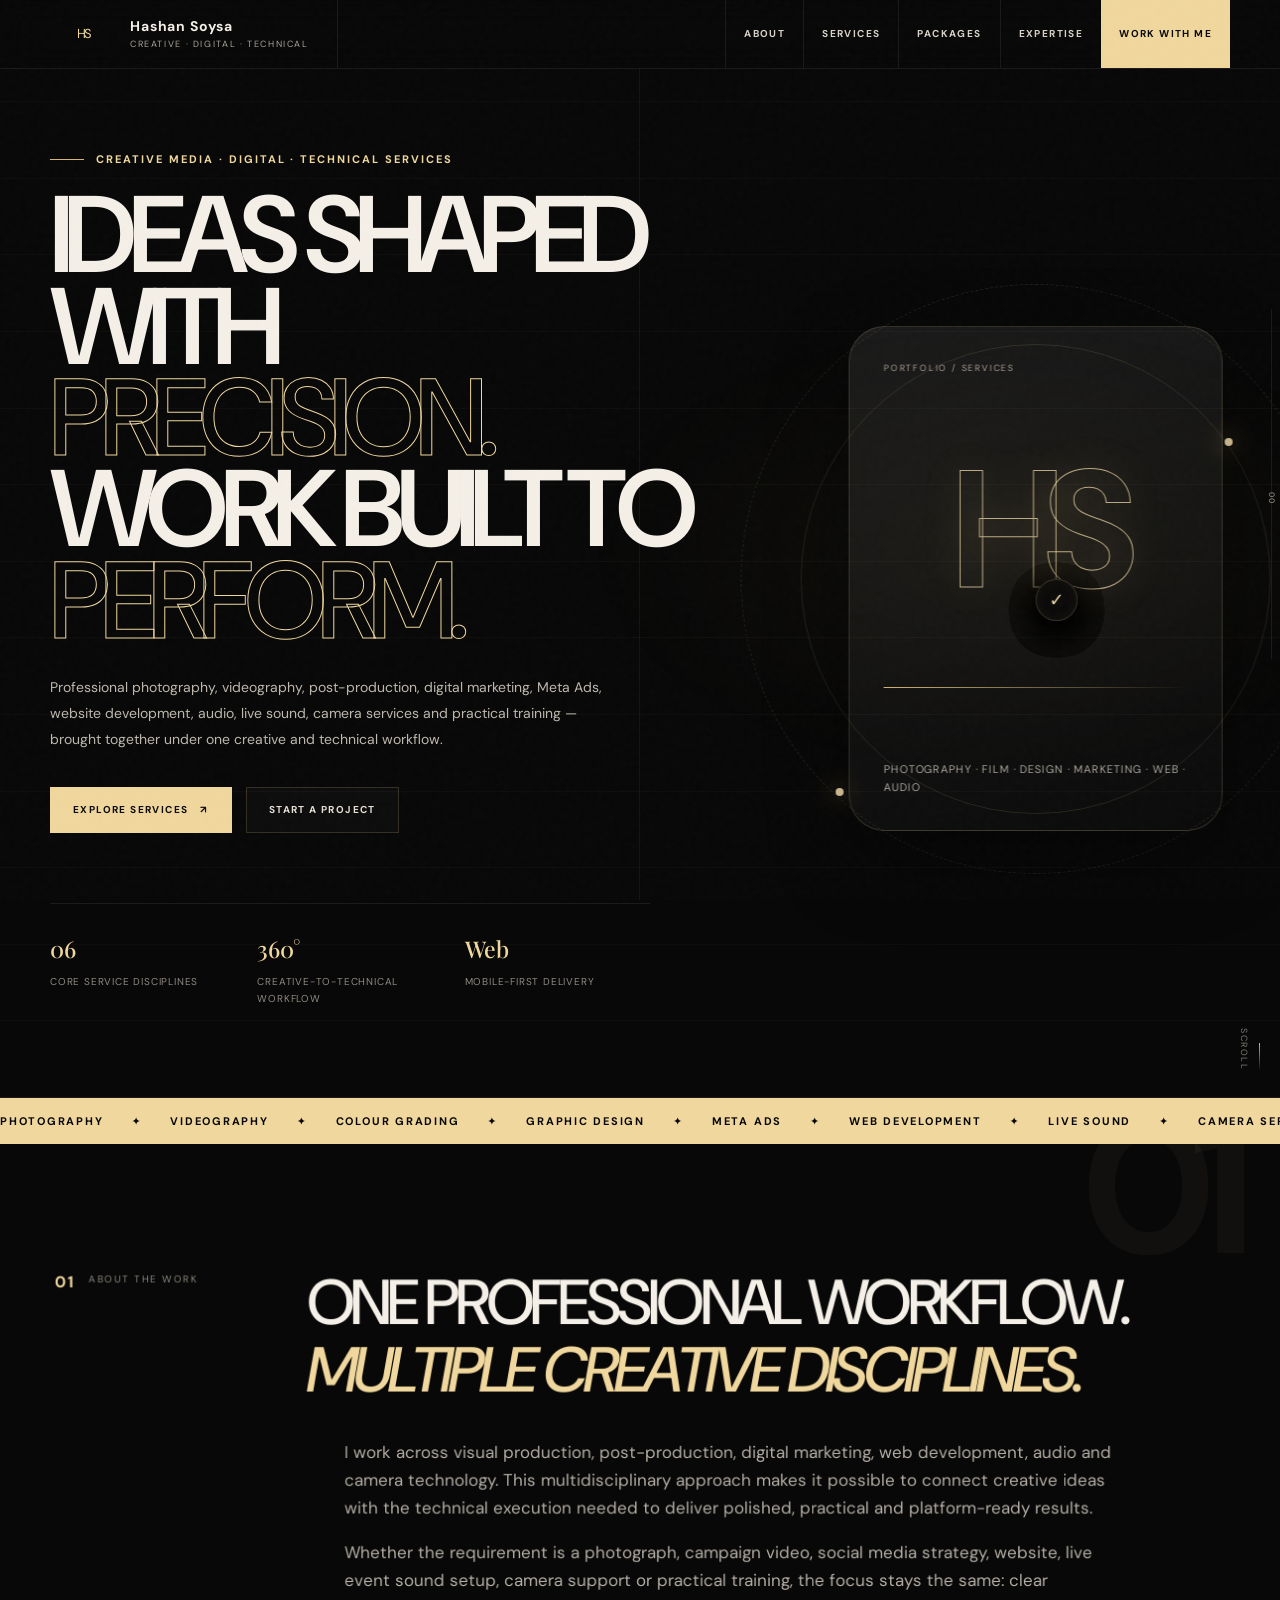
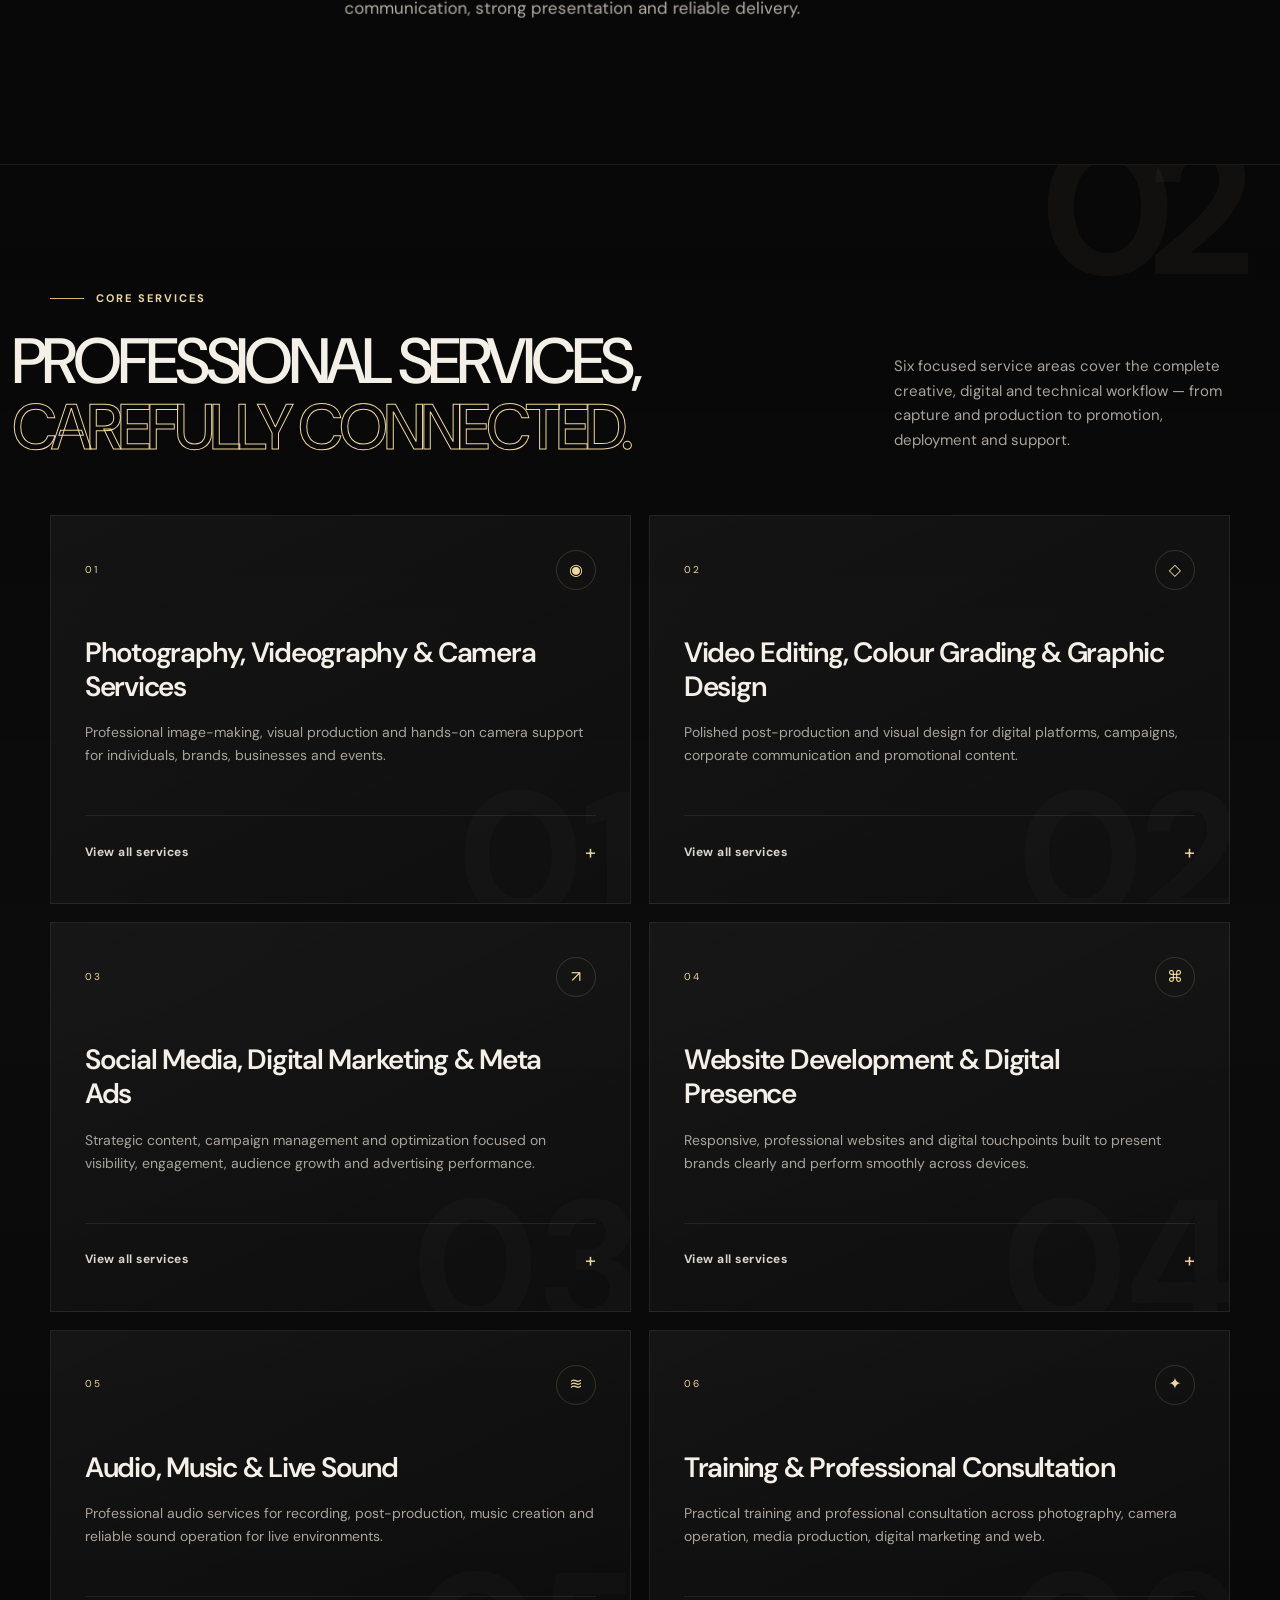
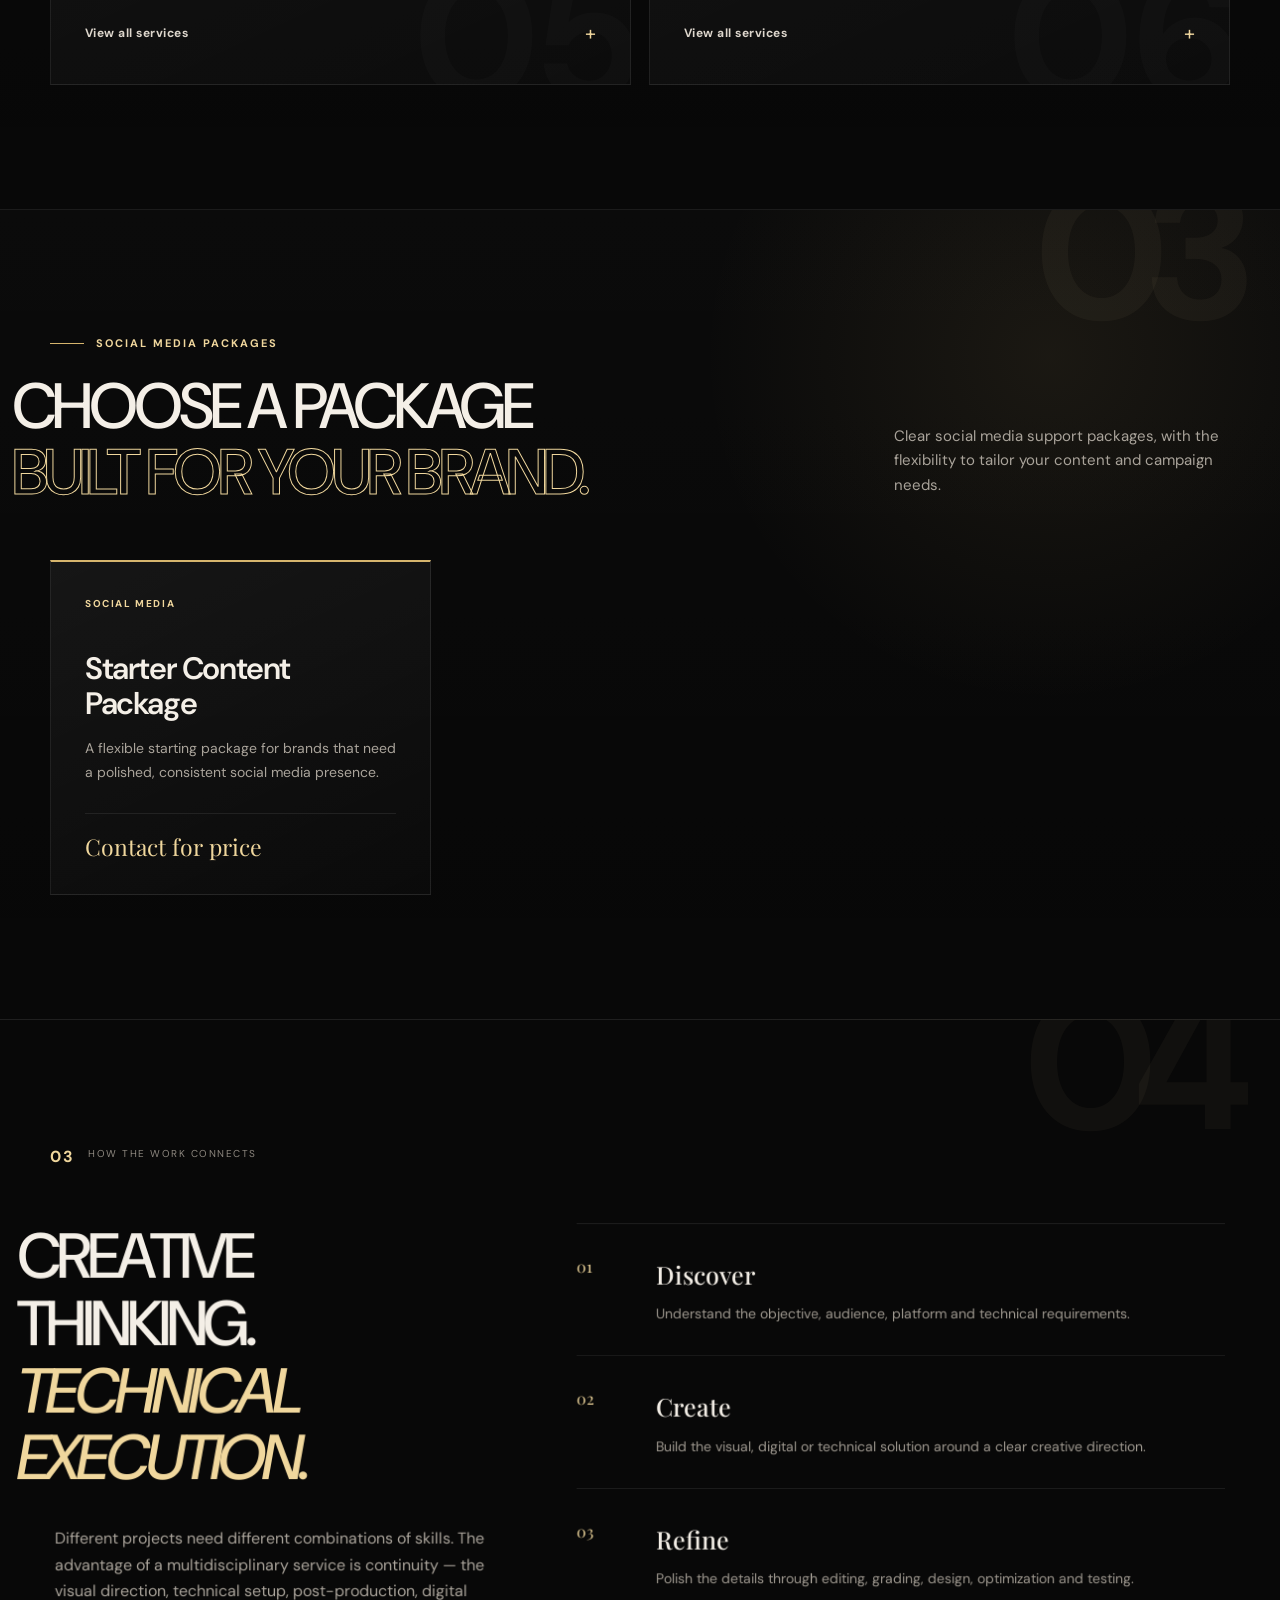
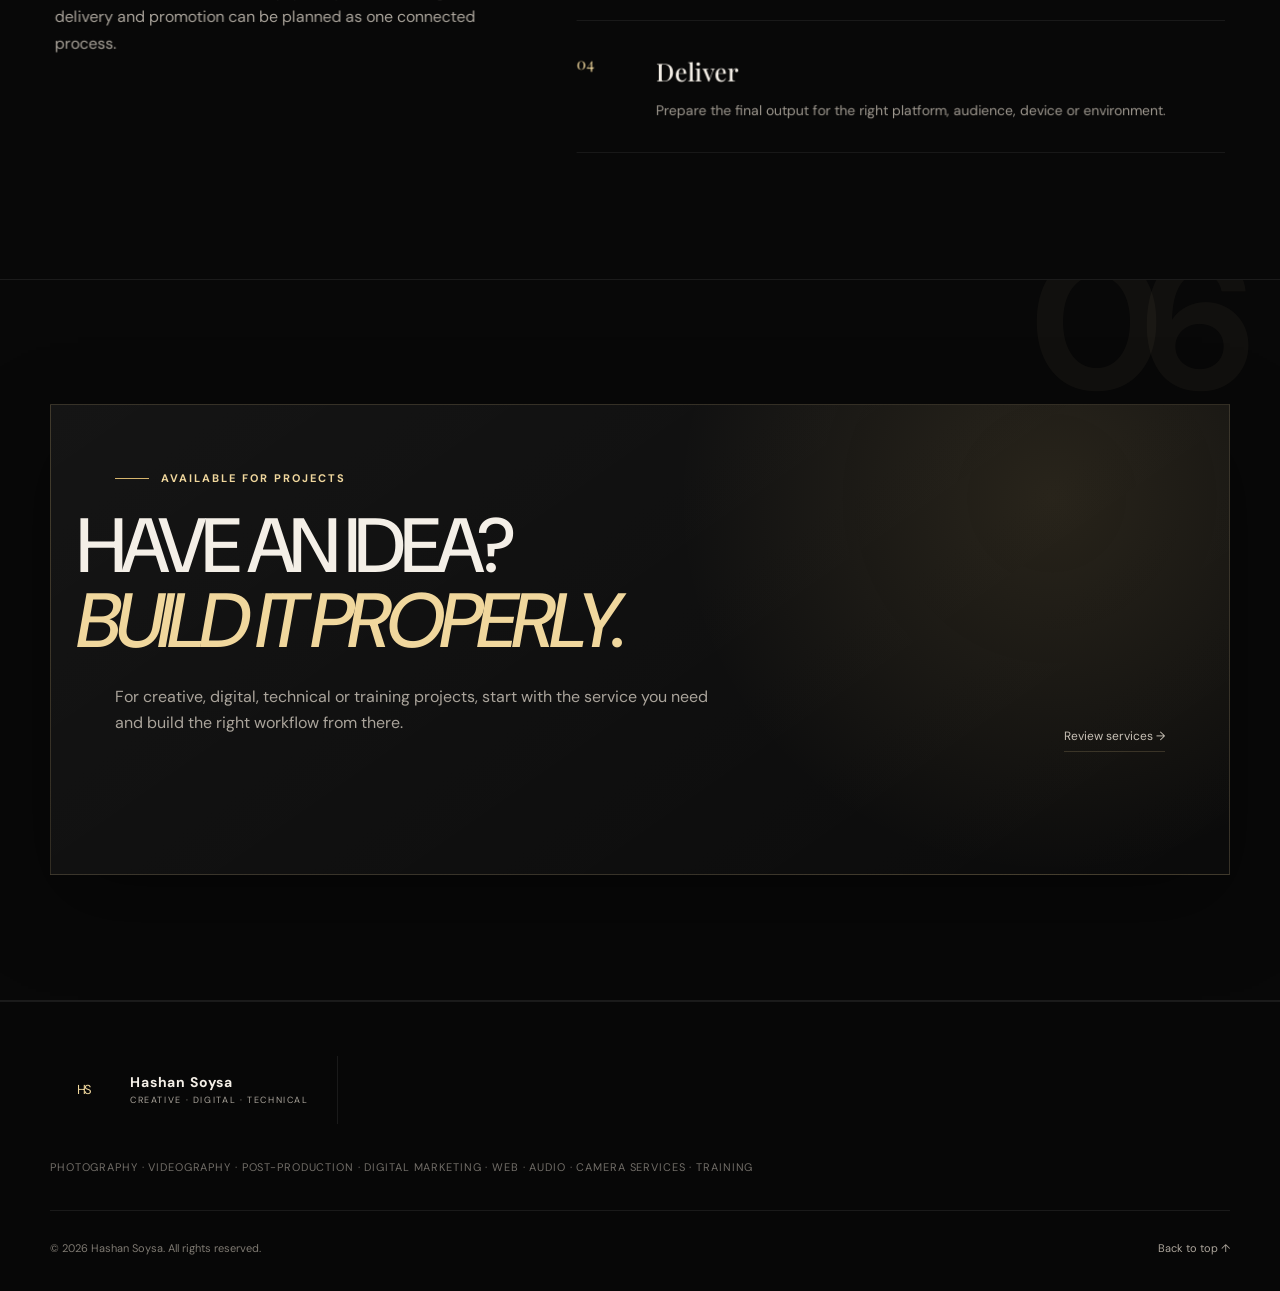
<file: index.html>
<!doctype html>
<html lang="en">
<head>
  <meta charset="utf-8">
  <meta name="viewport" content="width=device-width, initial-scale=1">
  <meta name="theme-color" content="#0a0a0a">
  <meta name="color-scheme" content="dark">

  <title>Hashan Soysa | Photography, Videography, Digital Marketing, Web & Audio Services</title>
  <meta name="description" content="Hashan Soysa provides professional photography, videography, video editing, colour grading, graphic design, social media marketing, Meta Ads management, website development, audio, live sound, camera rental and repair, training and creative consultation services.">
  <meta name="keywords" content="Hashan Soysa, photographer, videographer, cinematographer, video editor, colour grading, graphic designer, social media marketing, digital marketing, Meta Ads management, website developer, audio recordist, live sound engineer, camera rental, camera repair, photography training, Maldives, Sri Lanka">
  <meta name="author" content="Hashan Soysa">
  <meta name="robots" content="index, follow, max-image-preview:large, max-snippet:-1, max-video-preview:-1">
  <link rel="canonical" href="https://hashansoysa92-commits.github.io/HashanSoysa/">

  <meta property="og:type" content="website">
  <meta property="og:site_name" content="Hashan Soysa">
  <meta property="og:title" content="Hashan Soysa | Creative Media, Digital & Technical Services">
  <meta property="og:description" content="Photography, videography, post-production, digital marketing, Meta Ads, website development, audio, live sound, camera services and professional training.">  <meta property="og:url" content="https://hashansoysa92-commits.github.io/HashanSoysa/">
  <meta property="og:image" content="https://hashansoysa92-commits.github.io/HashanSoysa/assets/hashan-portrait-gold.png?v=20260929">
  <meta property="og:image:alt" content="Hashan Soysa">
  <meta name="twitter:card" content="summary_large_image">
  <meta name="twitter:title" content="Hashan Soysa | Creative Media, Digital & Technical Services">
  <meta name="twitter:description" content="Professional creative, digital and technical services from concept to delivery.">  <meta name="twitter:image" content="https://hashansoysa92-commits.github.io/HashanSoysa/assets/hashan-portrait-gold.png?v=20260929">

  <link rel="icon" href="assets/favicon.svg" type="image/svg+xml">
  <link rel="manifest" href="site.webmanifest">
  <link rel="preconnect" href="https://fonts.googleapis.com">
  <link rel="preconnect" href="https://fonts.gstatic.com" crossorigin>
  <link href="https://fonts.googleapis.com/css2?family=DM+Sans:wght@400;500;600;700&family=Playfair+Display:wght@500;600;700&display=swap" rel="stylesheet">
  <link rel="stylesheet" href="assets/styles.css?v=20261103.6">

  <script type="application/ld+json">
  {
    "@context": "https://schema.org",
    "@graph": [
      {
        "@type": "Person",
        "@id": "https://hashansoysa92-commits.github.io/HashanSoysa/#person",
        "name": "Hashan Soysa",
        "url": "https://hashansoysa92-commits.github.io/HashanSoysa/",        "image": "https://hashansoysa92-commits.github.io/HashanSoysa/assets/hashan-portrait-gold.png?v=20260929",
        "sameAs": ["https://github.com/hashansoysa92-commits"],
        "jobTitle": "Creative Media, Digital & Technical Professional",
        "knowsAbout": [
          "Photography", "Videography", "Cinematography", "Video Editing", "Colour Grading",
          "Graphic Design", "Social Media Marketing", "Digital Marketing", "Meta Ads Management",
          "Website Development", "Audio Recording", "Live Sound Engineering", "Camera Service",
          "Camera Repair", "Photography Training"
        ]
      },
      {
        "@type": "WebSite",
        "@id": "https://hashansoysa92-commits.github.io/HashanSoysa/#website",
        "url": "https://hashansoysa92-commits.github.io/HashanSoysa/",
        "name": "Hashan Soysa — Professional Services",
        "description": "Creative media, digital marketing, web, audio, camera and training services.",
        "inLanguage": "en",
        "publisher": {"@id": "https://hashansoysa92-commits.github.io/HashanSoysa/#person"}
      },
      {
        "@type": "ItemList",
        "name": "Hashan Soysa Professional Services",
        "itemListElement": [
          {"@type":"ListItem","position":1,"name":"Photography, Videography & Camera Services"},
          {"@type":"ListItem","position":2,"name":"Video Editing, Colour Grading & Graphic Design"},
          {"@type":"ListItem","position":3,"name":"Social Media, Digital Marketing & Meta Ads"},
          {"@type":"ListItem","position":4,"name":"Website Development & Digital Presence"},
          {"@type":"ListItem","position":5,"name":"Audio, Music & Live Sound"},
          {"@type":"ListItem","position":6,"name":"Training & Professional Consultation"}
        ]
      }
    ]
  }
  </script>
</head>
<body>
  <a class="skip-link" href="#main">Skip to content</a>
  <div class="gold-dust-breeze" aria-hidden="true"></div>
  <div class="noise" aria-hidden="true"></div>
  <div class="ambient ambient-one" aria-hidden="true"></div>
  <div class="ambient ambient-two" aria-hidden="true"></div>

  <header class="site-header" id="top">
    <div class="container nav-wrap">
      <a class="brand" href="#top" aria-label="Hashan Soysa home">
        <span class="brand-mark">HS</span>
        <span class="brand-copy"><strong>Hashan Soysa</strong><small>Creative · Digital · Technical</small></span>
      </a>
      <button class="menu-toggle" type="button" aria-expanded="false" aria-controls="site-nav" aria-label="Open menu">
        <span></span><span></span>
      </button>
      <nav class="site-nav" id="site-nav" aria-label="Primary navigation">
        <a href="#about">About</a>
        <a href="#services">Services</a>
        <a href="#packages">Packages</a>
        <a href="#expertise">Expertise</a>
        <a href="#contact" class="nav-cta">Work With Me</a>
      </nav>
    </div>
  </header>

  <main id="main">
    <section class="hero section-pad">
      <div class="container hero-grid">
        <div class="hero-copy reveal">
          <p class="eyebrow"><span></span> Creative Media · Digital · Technical Services</p>
          <h1>Ideas shaped with <em>precision.</em><br>Work built to <em>perform.</em></h1>
          <p class="hero-lead">Professional photography, videography, post-production, digital marketing, Meta Ads, website development, audio, live sound, camera services and practical training — brought together under one creative and technical workflow.</p>
          <div class="hero-actions">
            <a class="btn btn-primary magnetic" href="#services">Explore Services <span aria-hidden="true">↗</span></a>
            <a class="btn btn-ghost" href="#contact">Start a Project</a>
          </div>
          <div class="hero-meta" aria-label="Service highlights">
            <div><strong>06</strong><span>Core service disciplines</span></div>
            <div><strong>360°</strong><span>Creative-to-technical workflow</span></div>
            <div><strong>Web</strong><span>Mobile-first delivery</span></div>
          </div>
        </div>

        <div class="hero-art" aria-hidden="true">
          <div class="orbit orbit-a"></div>
          <div class="orbit orbit-b"></div>
          <div class="flip-card">
            <div class="monogram-card tilt-card">
              <div class="card-face card-front">
                <span class="micro-label">Portfolio / Services</span>
                <div class="monogram">HS</div>
                <div class="card-rule"></div>
                <p>Photography · Film · Design · Marketing · Web · Audio</p>
              </div>
              <div class="card-face card-back">
                <span class="micro-label">Hashan Soysa</span>
                <img class="portrait-line-art" src="assets/hashan-portrait-gold.png" alt="Gold line-art portrait of Hashan Soysa" loading="eager" fetchpriority="high">
                <span class="portrait-caption">Creative · Digital · Technical</span>
              </div>
            </div>
          </div>
          <div class="service-orbit" aria-label="Digital marketing service icons">
            <span class="orbit-icon icon-1 orbit-text" title="Paid Ads" aria-label="Paid Ads"><span class="orbit-glyph">AD</span></span>
            <span class="orbit-icon icon-2" title="Video Content" aria-label="Video Content"><span class="orbit-glyph">▶</span></span>
            <span class="orbit-icon icon-3" title="Content Creation" aria-label="Content Creation"><span class="orbit-glyph">▣</span></span>
            <span class="orbit-icon icon-4" title="SEO & Hashtags" aria-label="SEO and Hashtags"><span class="orbit-glyph">#</span></span>
            <span class="orbit-icon icon-5" title="Analytics" aria-label="Analytics"><span class="orbit-glyph">↗</span></span>
            <span class="orbit-icon icon-6 orbit-code" title="Web Marketing" aria-label="Web Marketing"><span class="orbit-glyph">&lt;/&gt;</span></span>
            <span class="orbit-icon icon-7" title="Social Engagement" aria-label="Social Engagement"><span class="orbit-glyph">@</span></span>
            <span class="orbit-icon icon-8" title="Campaign Conversion" aria-label="Campaign Conversion"><span class="orbit-glyph">%</span></span>
            <span class="orbit-icon icon-9" title="Creative Design" aria-label="Creative Design"><span class="orbit-glyph">✎</span></span>
            <span class="orbit-icon icon-10" title="Marketing Strategy" aria-label="Marketing Strategy"><span class="orbit-glyph">✓</span></span>
          </div>
        </div>
      </div>
      <a href="#about" class="scroll-cue" aria-label="Scroll to about section"><span></span>Scroll</a>
    </section>

    <section class="marquee" aria-label="Professional capabilities">
      <div class="marquee-track">
        <span>Photography</span><i>✦</i><span>Videography</span><i>✦</i><span>Colour Grading</span><i>✦</i><span>Graphic Design</span><i>✦</i><span>Meta Ads</span><i>✦</i><span>Web Development</span><i>✦</i><span>Live Sound</span><i>✦</i><span>Camera Services</span><i>✦</i>
        <span aria-hidden="true">Photography</span><i aria-hidden="true">✦</i><span aria-hidden="true">Videography</span><i aria-hidden="true">✦</i><span aria-hidden="true">Colour Grading</span><i aria-hidden="true">✦</i><span aria-hidden="true">Graphic Design</span><i aria-hidden="true">✦</i><span aria-hidden="true">Meta Ads</span><i aria-hidden="true">✦</i><span aria-hidden="true">Web Development</span><i aria-hidden="true">✦</i><span aria-hidden="true">Live Sound</span><i aria-hidden="true">✦</i><span aria-hidden="true">Camera Services</span><i aria-hidden="true">✦</i>
      </div>
    </section>

    <section class="about section-pad" id="about">
      <div class="container split-grid">
        <div class="section-kicker reveal"><span>01</span><p>About the work</p></div>
        <div class="about-copy reveal">
          <h2>One professional workflow.<br><span>Multiple creative disciplines.</span></h2>
          <p>I work across visual production, post-production, digital marketing, web development, audio and camera technology. This multidisciplinary approach makes it possible to connect creative ideas with the technical execution needed to deliver polished, practical and platform-ready results.</p>
          <p>Whether the requirement is a photograph, campaign video, social media strategy, website, live event sound setup, camera support or practical training, the focus stays the same: clear communication, strong presentation and reliable delivery.</p>
        </div>
      </div>
    </section>

    <section class="services section-pad" id="services">
      <div class="container">
        <div class="section-head reveal">
          <div><p class="eyebrow"><span></span> Core Services</p><h2>Professional services,<br><em>carefully connected.</em></h2></div>
          <p class="section-intro">Six focused service areas cover the complete creative, digital and technical workflow — from capture and production to promotion, deployment and support.</p>
        </div>

        <div class="service-grid">
          <article class="service-card reveal" data-service="01">
            <div class="service-top"><span class="service-no">01</span><span class="service-icon" aria-hidden="true">◉</span></div>
            <h3>Photography, Videography & Camera Services</h3>
            <p>Professional image-making, visual production and hands-on camera support for individuals, brands, businesses and events.</p>
            <details>
              <summary>View all services <span>+</span></summary>
              <ul>
                <li>Professional Photography</li><li>Portrait Photography</li><li>Corporate Photography</li><li>Product & Commercial Photography</li><li>Event Photography</li><li>Passport & ID Photography</li><li>Professional Videography</li><li>Cinematography</li><li>Corporate & Promotional Video Production</li><li>Event Videography</li><li>Interviews</li><li>Social Media Video Production</li><li>Reels, Shorts & YouTube Content</li><li>Camera Operation</li><li>Lighting Setup</li><li>Visual Storytelling</li><li>Camera Rental</li><li>Photography & Videography Equipment Rental</li><li>Camera Inspection</li><li>Camera Service</li><li>Camera Repair</li><li>Camera Maintenance</li><li>Camera Testing & Troubleshooting</li><li>Camera Setup Assistance</li>
              </ul>
            </details>
          </article>

          <article class="service-card reveal" data-service="02">
            <div class="service-top"><span class="service-no">02</span><span class="service-icon" aria-hidden="true">◇</span></div>
            <h3>Video Editing, Colour Grading & Graphic Design</h3>
            <p>Polished post-production and visual design for digital platforms, campaigns, corporate communication and promotional content.</p>
            <details>
              <summary>View all services <span>+</span></summary>
              <ul>
                <li>Professional Video Editing</li><li>Cinematic Video Editing</li><li>Colour Correction</li><li>Colour Grading</li><li>Audio Synchronization</li><li>Social Media Video Editing</li><li>Reels & Short-Form Video Editing</li><li>YouTube Video Editing</li><li>Promotional Video Editing</li><li>Graphic Design</li><li>Social Media Post Design</li><li>Promotional Posters</li><li>Flyers & Brochures</li><li>Digital Advertising Creatives</li><li>YouTube Thumbnails</li><li>Corporate & Promotional Graphics</li>
              </ul>
            </details>
          </article>

          <article class="service-card reveal" data-service="03">
            <div class="service-top"><span class="service-no">03</span><span class="service-icon" aria-hidden="true">↗</span></div>
            <h3>Social Media, Digital Marketing & Meta Ads</h3>
            <p>Strategic content, campaign management and optimization focused on visibility, engagement, audience growth and advertising performance.</p>
            <details>
              <summary>View all services <span>+</span></summary>
              <ul>
                <li>Social Media Marketing</li><li>Social Media Management</li><li>Facebook Content Management</li><li>Instagram Content Management</li><li>TikTok Content Creation</li><li>YouTube Content Creation</li><li>Social Media Content Planning</li><li>Digital Marketing</li><li>Brand Promotion</li><li>Meta Ads Management</li><li>Facebook Advertising</li><li>Instagram Advertising</li><li>Meta Campaign Setup</li><li>Audience Targeting</li><li>Ad Creative Planning</li><li>Campaign Monitoring</li><li>Campaign Optimization</li><li>Promotional Campaign Content</li><li>SEO-Friendly Content Creation</li><li>Social Media SEO</li><li>YouTube SEO</li><li>Caption Writing</li><li>Video Titles & Descriptions</li><li>Hashtag Research & Optimization</li><li>Creative Content Planning</li>
              </ul>
            </details>
          </article>

          <article class="service-card reveal" data-service="04">
            <div class="service-top"><span class="service-no">04</span><span class="service-icon" aria-hidden="true">⌘</span></div>
            <h3>Website Development & Digital Presence</h3>
            <p>Responsive, professional websites and digital touchpoints built to present brands clearly and perform smoothly across devices.</p>
            <details>
              <summary>View all services <span>+</span></summary>
              <ul>
                <li>Website Design & Development</li><li>Business Websites</li><li>Corporate Websites</li><li>Personal Portfolio Websites</li><li>Promotional Websites</li><li>Landing Pages</li><li>Mobile-Responsive Website Design</li><li>Website UI Design</li><li>Website Content Integration</li><li>Admin-Controlled Websites</li><li>Website Updates & Maintenance</li><li>Website Deployment</li><li>GitHub Pages Websites</li><li>Social Media Integration</li><li>Google Maps & Review Integration</li><li>Basic Website SEO</li><li>SEO-Friendly Website Structure</li><li>Website Content Management</li>
              </ul>
            </details>
          </article>

          <article class="service-card reveal" data-service="05">
            <div class="service-top"><span class="service-no">05</span><span class="service-icon" aria-hidden="true">≋</span></div>
            <h3>Audio, Music & Live Sound</h3>
            <p>Professional audio services for recording, post-production, music creation and reliable sound operation for live environments.</p>
            <details>
              <summary>View all services <span>+</span></summary>
              <ul>
                <li>Professional Audio Recording</li><li>Location Audio Recording</li><li>Audio Editing</li><li>Audio Cleanup</li><li>Audio Mixing</li><li>Video Audio Post-Production</li><li>Live Sound Engineering</li><li>FOH Sound Mixing</li><li>Live Event Audio Operation</li><li>Mixing Console Operation</li><li>Microphone & Sound System Setup</li><li>Sound Checks</li><li>Technical Audio Support</li><li>Meditation Music Creation</li><li>Background & Ambient Music Creation</li><li>Music Production</li>
              </ul>
            </details>
          </article>

          <article class="service-card reveal" data-service="06">
            <div class="service-top"><span class="service-no">06</span><span class="service-icon" aria-hidden="true">✦</span></div>
            <h3>Training & Professional Consultation</h3>
            <p>Practical training and professional consultation across photography, camera operation, media production, digital marketing and web.</p>
            <details>
              <summary>View all services <span>+</span></summary>
              <ul>
                <li>Photography Training</li><li>Camera Operation Training</li><li>Camera Usage Training</li><li>DSLR & Mirrorless Camera Training</li><li>Practical Photography Training</li><li>Videography Training</li><li>Lighting Setup Guidance</li><li>Camera Settings & Exposure Training</li><li>Camera Service & Maintenance Guidance</li><li>Photography & Videography Consultation</li><li>Camera & Equipment Consultation</li><li>Social Media & Digital Marketing Consultation</li><li>Website Consultation</li><li>Creative Media Consultation</li>
              </ul>
            </details>
          </article>
        </div>
      </div>
    </section>

    <section class="social-packages section-pad" id="packages">
      <div class="container">
        <div class="section-head reveal">
          <div><p class="eyebrow"><span></span> Social Media Packages</p><h2>Choose a package<br><em>built for your brand.</em></h2></div>
          <p class="section-intro">Clear social media support packages, with the flexibility to tailor your content and campaign needs.</p>
        </div>
        <div id="packageGrid" class="package-grid">
          <article class="package-card reveal"><p class="package-kicker">Social Media</p><h3>Starter Content Package</h3><p class="package-description">A flexible starting package for brands that need a polished, consistent social media presence.</p><p class="package-price">Contact for price</p></article>
        </div>
      </div>
    </section>

    <section class="expertise section-pad" id="expertise">
      <div class="container">
        <div class="section-kicker reveal"><span>03</span><p>How the work connects</p></div>
        <div class="expertise-grid">
          <div class="expertise-copy reveal">
            <h2>Creative thinking.<br><span>Technical execution.</span></h2>
            <p>Different projects need different combinations of skills. The advantage of a multidisciplinary service is continuity — the visual direction, technical setup, post-production, digital delivery and promotion can be planned as one connected process.</p>
          </div>
          <div class="process-list">
            <div class="process-item reveal"><span>01</span><div><h3>Discover</h3><p>Understand the objective, audience, platform and technical requirements.</p></div></div>
            <div class="process-item reveal"><span>02</span><div><h3>Create</h3><p>Build the visual, digital or technical solution around a clear creative direction.</p></div></div>
            <div class="process-item reveal"><span>03</span><div><h3>Refine</h3><p>Polish the details through editing, grading, design, optimization and testing.</p></div></div>
            <div class="process-item reveal"><span>04</span><div><h3>Deliver</h3><p>Prepare the final output for the right platform, audience, device or environment.</p></div></div>
          </div>
        </div>
      </div>
    </section>

    <section class="media-section section-pad" id="media" hidden>
      <div class="container">
        <div class="section-head reveal"><div><p class="eyebrow"><span></span> Selected Media</p><h2>Stories, films<br><em>& visual work.</em></h2></div><p class="section-intro">Watch selected videos here, or explore individual photographs and complete photo albums.</p></div>
        <div id="videoGrid" class="media-grid video-grid"></div>
        <div id="photoGrid" class="media-grid photo-grid"></div>
      </div>
    </section>

    <section class="contact section-pad" id="contact">
      <div class="container contact-card reveal">
        <div>
          <p class="eyebrow"><span></span> Available for projects</p>
          <h2>Have an idea?<br><em>Build it properly.</em></h2>
          <p>For creative, digital, technical or training projects, start with the service you need and build the right workflow from there.</p>
        </div>
        <div class="contact-actions">
          <a class="text-link" href="#services">Review services <span aria-hidden="true">→</span></a>
        </div>
        <div class="social-links" aria-label="Social media links">
          <a data-social="facebook" href="#" target="_blank" rel="noopener noreferrer" hidden>Facebook</a><a data-social="instagram" href="#" target="_blank" rel="noopener noreferrer" hidden>Instagram</a><a data-social="tiktok" href="#" target="_blank" rel="noopener noreferrer" hidden>TikTok</a><a data-social="youtube" href="#" target="_blank" rel="noopener noreferrer" hidden>YouTube</a><a data-social="whatsapp" href="#" target="_blank" rel="noopener noreferrer" hidden>WhatsApp</a>
        </div>
      </div>
    </section>
  </main>

  <dialog id="videoDialog" class="video-dialog"><button id="closeVideoDialog" class="dialog-close" aria-label="Close video">×</button><div class="dialog-frame"><iframe id="videoPlayer" title="Video player" allow="autoplay; fullscreen; picture-in-picture" allowfullscreen></iframe></div><div class="dialog-copy"><h3 id="videoDialogTitle"></h3><p id="videoDialogDescription"></p></div></dialog>
  <dialog id="photoDialog" class="video-dialog photo-dialog"><button id="closePhotoDialog" class="dialog-close" aria-label="Close photo viewer">×</button><div class="photo-frame"><img id="photoViewer" alt=""><button id="previousPhoto" class="photo-nav photo-prev" type="button" aria-label="Previous photo">‹</button><button id="nextPhoto" class="photo-nav photo-next" type="button" aria-label="Next photo">›</button><span id="photoCounter" class="photo-counter" aria-live="polite"></span></div><div class="dialog-copy"><h3 id="photoDialogTitle"></h3><p id="photoDialogDescription"></p></div></dialog>

  <footer class="site-footer">
    <div class="container footer-grid">
      <a class="brand footer-brand" href="#top"><span class="brand-mark">HS</span><span class="brand-copy"><strong>Hashan Soysa</strong><small>Creative · Digital · Technical</small></span></a>
      <p>Photography · Videography · Post-Production · Digital Marketing · Web · Audio · Camera Services · Training</p>
      <div class="footer-bottom"><span>© <span id="year"></span> Hashan Soysa. All rights reserved.</span><a href="#top">Back to top ↑</a></div>
    </div>
  </footer>

  <script src="assets/script.js?v=20261103.6" defer></script>
</body>
</html>
</file>
<file: assets/styles.css>
:root{
  --bg:#080808;
  --bg-soft:#0d0d0e;
  --panel:#111112;
  --panel-2:#151515;
  --text:#f4efe7;
  --muted:#aaa49b;
  --gold:#d6b56d;
  --gold-soft:#f0d79d;
  --line:rgba(240,215,157,.17);
  --line-soft:rgba(255,255,255,.08);
  --shadow:0 30px 80px rgba(0,0,0,.38);
  --radius:28px;
  --serif:"Playfair Display",Georgia,serif;
  --sans:"DM Sans",system-ui,-apple-system,BlinkMacSystemFont,"Segoe UI",sans-serif;
}
*{box-sizing:border-box;min-width:0}
html{scroll-behavior:smooth;background:var(--bg)}
body{margin:0;font-family:var(--sans);background:var(--bg);color:var(--text);line-height:1.65;overflow-x:hidden}
a{color:inherit;text-decoration:none}
button,input,textarea{font:inherit}
img{max-width:100%;display:block}
::selection{background:var(--gold);color:#090909}
.container{width:min(1180px,calc(100% - 40px));margin-inline:auto}
.section-pad{padding:124px 0;position:relative}
.skip-link{position:fixed;top:12px;left:12px;z-index:9999;padding:10px 16px;background:var(--gold);color:#080808;border-radius:10px;transform:translateY(-150%);transition:.25s}
.skip-link:focus{transform:translateY(0)}
.noise{position:fixed;inset:0;z-index:999;pointer-events:none;opacity:.025;background-image:url("data:image/svg+xml,%3Csvg viewBox='0 0 180 180' xmlns='http://www.w3.org/2000/svg'%3E%3Cfilter id='n'%3E%3CfeTurbulence type='fractalNoise' baseFrequency='.85' numOctaves='4' stitchTiles='stitch'/%3E%3C/filter%3E%3Crect width='100%25' height='100%25' filter='url(%23n)' opacity='.8'/%3E%3C/svg%3E")}
.gold-dust-breeze{position:fixed;inset:0;z-index:0;overflow:hidden;pointer-events:none}.gold-dust-breeze span{position:absolute;left:var(--dust-left);top:var(--dust-top);width:var(--dust-size);height:var(--dust-size);border-radius:50%;background:radial-gradient(circle,rgba(255,238,183,.98) 0 18%,rgba(222,178,76,.62) 38%,transparent 72%);box-shadow:0 0 calc(var(--dust-size) * 2.8) rgba(224,180,79,.34);opacity:0;will-change:transform,opacity;animation:breezeDust var(--dust-duration) cubic-bezier(.35,.05,.55,.96) var(--dust-delay) infinite}
.site-header,main,.site-footer{position:relative;z-index:1}
.ambient{position:fixed;width:44vw;height:44vw;border-radius:50%;filter:blur(110px);pointer-events:none;z-index:-1;opacity:.13}
.ambient-one{top:-20vw;right:-10vw;background:#d1aa58}
.ambient-two{bottom:-18vw;left:-18vw;background:#73552b}
.site-header{position:fixed;inset:0 0 auto;z-index:100;padding:18px 0;transition:background .3s,border .3s,backdrop-filter .3s}
.site-header.scrolled{background:rgba(8,8,8,.78);backdrop-filter:blur(18px);border-bottom:1px solid var(--line-soft)}
.nav-wrap{display:flex;align-items:center;justify-content:space-between;gap:24px}
.brand{display:inline-flex;align-items:center;gap:12px;min-width:max-content}
.brand-mark{display:grid;place-items:center;width:44px;height:44px;border:1px solid var(--line);border-radius:50%;font-family:var(--serif);font-size:16px;color:var(--gold-soft);background:linear-gradient(145deg,rgba(255,255,255,.045),rgba(214,181,109,.025))}
.brand-copy{display:flex;flex-direction:column;line-height:1.15}
.brand-copy strong{font-size:14px;letter-spacing:.06em}
.brand-copy small{margin-top:5px;color:var(--muted);font-size:9px;letter-spacing:.18em;text-transform:uppercase}
.site-nav{display:flex;align-items:center;gap:34px;font-size:13px;color:#d8d2c8}
.site-nav>a{position:relative;transition:color .25s}
.site-nav>a:not(.nav-cta)::after{content:"";position:absolute;left:0;right:100%;bottom:-7px;height:1px;background:var(--gold);transition:right .3s}
.site-nav>a:hover{color:var(--gold-soft)}
.site-nav>a:hover::after{right:0}
.nav-cta{padding:11px 18px;border:1px solid var(--line);border-radius:999px;background:rgba(214,181,109,.05)}
.menu-toggle{display:none;background:transparent;border:0;color:var(--text);padding:8px}
.menu-toggle span{display:block;width:24px;height:1px;background:currentColor;margin:6px 0;transition:.3s}
.hero{min-height:100svh;display:grid;align-items:center;padding-top:150px;padding-bottom:90px}
.hero-grid{display:grid;grid-template-columns:1.2fr .8fr;gap:80px;align-items:center}
.eyebrow{margin:0 0 22px;display:flex;align-items:center;gap:12px;color:var(--gold-soft);font-size:11px;font-weight:700;letter-spacing:.18em;text-transform:uppercase}
.eyebrow span{width:34px;height:1px;background:var(--gold)}
h1,h2,h3,p{margin-top:0}
h1{margin-bottom:28px;font-family:var(--serif);font-size:clamp(3.7rem,7vw,7.4rem);font-weight:500;line-height:.98;letter-spacing:-.045em}
h1 em,h2 em{color:var(--gold-soft);font-style:italic;font-weight:500}
.hero-lead{max-width:780px;font-size:17px;line-height:1.85;color:#beb8ae}
.hero-actions{display:flex;gap:14px;flex-wrap:wrap;margin-top:34px}
.btn{display:inline-flex;align-items:center;justify-content:center;gap:12px;padding:14px 22px;border-radius:999px;font-size:13px;font-weight:700;letter-spacing:.025em;transition:transform .25s,background .25s,border-color .25s,color .25s}
.btn-primary{background:var(--gold-soft);color:#0b0b0b;border:1px solid var(--gold-soft);box-shadow:0 12px 32px rgba(214,181,109,.16)}
.btn-primary:hover{background:#fff0c9;transform:translateY(-2px)}
.btn-ghost{border:1px solid var(--line-soft);color:#e7e0d5;background:rgba(255,255,255,.025)}
.btn-ghost:hover{border-color:var(--line);color:var(--gold-soft);transform:translateY(-2px)}
.hero-meta{display:grid;grid-template-columns:repeat(3,1fr);gap:22px;margin-top:70px;padding-top:26px;border-top:1px solid var(--line-soft);max-width:760px}
.hero-meta div{display:flex;flex-direction:column;gap:6px}
.hero-meta strong{font-family:var(--serif);font-size:23px;color:var(--gold-soft);font-weight:500}
.hero-meta span{font-size:10px;letter-spacing:.08em;text-transform:uppercase;color:#8f8a82}
.hero-art{position:relative;min-height:600px;display:grid;place-items:center;isolation:isolate}
.flip-card{width:min(390px,85%);aspect-ratio:.74;position:relative;perspective:1200px;transform-style:preserve-3d;animation:cardFlip 14s cubic-bezier(.55,.02,.22,1) infinite;animation-delay:-6.75s}
.monogram-card{position:absolute;inset:0;transform-style:preserve-3d;transition:transform .18s ease-out}
.card-face{position:absolute;inset:0;padding:34px;border:1px solid var(--line);border-radius:36px;backface-visibility:hidden;-webkit-backface-visibility:hidden;overflow:hidden;box-shadow:var(--shadow);display:flex;flex-direction:column;justify-content:space-between}
.card-front{transform:rotateY(0deg);background:linear-gradient(160deg,rgba(255,255,255,.08),rgba(255,255,255,.015));backdrop-filter:blur(14px)}
.card-front::before{content:"";position:absolute;inset:-35%;background:linear-gradient(112deg,transparent 38%,rgba(240,215,157,.04) 44%,rgba(240,215,157,.42) 50%,rgba(255,244,209,.18) 53%,transparent 61%);transform:translateX(-68%) rotate(7deg);animation:goldSheen 7s cubic-bezier(.4,0,.2,1) infinite;pointer-events:none;z-index:0}
.card-front>*{position:relative;z-index:1}
.card-back{transform:rotateY(180deg);align-items:center;background:radial-gradient(circle at 50% 42%,rgba(214,181,109,.18),transparent 52%),linear-gradient(155deg,rgba(255,255,255,.06),rgba(255,255,255,.012));backdrop-filter:blur(14px)}
.portrait-line-art{width:118%;max-width:none;height:83%;object-fit:contain;object-position:center bottom;filter:drop-shadow(0 0 15px rgba(214,181,109,.22));margin-top:-3%}.portrait-caption{font-size:9px;letter-spacing:.18em;text-transform:uppercase;color:#b8ae9c;text-align:center}
.micro-label{font-size:9px;letter-spacing:.2em;text-transform:uppercase;color:#a99f91}
.monogram{font-family:var(--serif);font-size:clamp(7rem,13vw,11rem);line-height:1;text-align:center;color:transparent;-webkit-text-stroke:1px rgba(240,215,157,.76);text-shadow:0 0 42px rgba(214,181,109,.11)}
.card-rule{height:1px;background:linear-gradient(90deg,var(--gold),transparent)}
.monogram-card p{font-size:11px;color:#aaa49b;letter-spacing:.08em;text-transform:uppercase;margin-bottom:0}
.orbit{position:absolute;border:1px solid rgba(240,215,157,.12);border-radius:50%;z-index:-1}
.orbit-a{width:470px;height:470px;animation:spin 24s linear infinite}
.orbit-b{width:590px;height:590px;border-style:dashed;animation:spinReverse 36s linear infinite}
.orbit::after{content:"";position:absolute;width:8px;height:8px;border-radius:50%;background:var(--gold-soft);box-shadow:0 0 24px var(--gold)}
.orbit-a::after{top:20%;right:8%}.orbit-b::after{bottom:13%;left:16%}
.service-orbit{position:absolute;inset:0;pointer-events:none}
.orbit-icon{position:absolute;top:50%;left:50%;display:grid;place-items:center;width:42px;height:42px;border:1px solid var(--line);border-radius:50%;background:rgba(10,10,10,.9);backdrop-filter:blur(12px);color:var(--gold-soft);box-shadow:0 10px 28px rgba(0,0,0,.32),inset 0 0 14px rgba(214,181,109,.06);font-size:18px;line-height:1;will-change:transform;animation:perfectOrbit 30s linear infinite}.orbit-glyph{display:grid;place-items:center;min-width:1em;will-change:transform;animation:glyphDrift var(--glyph-duration,3.6s) ease-in-out var(--glyph-delay,0s) infinite}.orbit-icon.orbit-text{font-size:10px;font-weight:800;letter-spacing:.04em}.orbit-icon.orbit-code{font-size:11px;font-weight:700}
.icon-1{animation-delay:0s}.icon-2{animation-delay:-3s}.icon-3{animation-delay:-6s}.icon-4{animation-delay:-9s}.icon-5{animation-delay:-12s}.icon-6{animation-delay:-15s}.icon-7{animation-delay:-18s}.icon-8{animation-delay:-21s}.icon-9{animation-delay:-24s}.icon-10{animation-delay:-27s}
.scroll-cue{position:absolute;left:50%;bottom:24px;transform:translateX(-50%);display:flex;flex-direction:column;align-items:center;gap:8px;font-size:9px;letter-spacing:.18em;text-transform:uppercase;color:#7f7a72}
.scroll-cue span{width:1px;height:28px;background:linear-gradient(var(--gold),transparent);animation:scrollCue 1.8s ease-in-out infinite}
.marquee{overflow:hidden;border-block:1px solid var(--line-soft);background:#0b0b0b;padding:18px 0}
.marquee-track{display:flex;align-items:center;gap:28px;width:max-content;animation:marquee 28s linear infinite;color:#9f988f;font-size:11px;letter-spacing:.16em;text-transform:uppercase}
.marquee-track i{color:var(--gold);font-style:normal}
.split-grid{display:grid;grid-template-columns:.4fr 1.6fr;gap:70px}
.section-kicker{display:flex;gap:14px;align-items:flex-start;color:#8d877f;text-transform:uppercase;font-size:10px;letter-spacing:.15em}
.section-kicker span{font-family:var(--serif);color:var(--gold-soft);font-size:16px}
.section-kicker p{margin:2px 0 0}
.about-copy{max-width:900px}
.about-copy h2,.expertise-copy h2{font-family:var(--serif);font-size:clamp(2.7rem,5vw,5.2rem);line-height:1.06;font-weight:500;letter-spacing:-.035em;margin-bottom:34px}
.about-copy h2 span,.expertise-copy h2 span{color:var(--gold-soft);font-style:italic}
.about-copy>p{font-size:17px;color:#b4aea5;max-width:790px}
.services{background:linear-gradient(180deg,transparent,rgba(255,255,255,.018),transparent)}
.social-packages{background:radial-gradient(circle at 82% 18%,rgba(214,181,109,.08),transparent 28%),linear-gradient(180deg,rgba(255,255,255,.015),transparent)}.social-packages .section-head h2{white-space:pre-line}.package-grid{display:grid;grid-template-columns:repeat(3,1fr);gap:18px}.package-card{position:relative;display:flex;min-height:280px;flex-direction:column;align-items:flex-start;padding:34px;border:1px solid var(--line-soft);border-radius:var(--radius);background:linear-gradient(155deg,rgba(255,255,255,.055),rgba(255,255,255,.015));box-shadow:0 15px 48px rgba(0,0,0,.14);transition:transform .35s,border-color .35s,background .35s}.package-card:hover{transform:translateY(-6px);border-color:var(--line);background:linear-gradient(155deg,rgba(214,181,109,.09),rgba(255,255,255,.02))}.package-kicker{margin:0 0 38px;color:var(--gold-soft);font-size:10px;font-weight:700;letter-spacing:.16em;text-transform:uppercase}.package-card h3{font-family:var(--serif);font-size:31px;line-height:1.14;font-weight:500;margin:0 0 16px}.package-description{margin:0;color:#aaa49b;font-size:14px;line-height:1.7}.package-price{margin:28px 0 0;padding-top:19px;width:100%;border-top:1px solid var(--line-soft);font-family:var(--serif);font-size:23px;color:var(--gold-soft);line-height:1.2}
.section-head{display:grid;grid-template-columns:1.4fr .6fr;gap:60px;align-items:end;margin-bottom:54px}
.section-head h2{font-family:var(--serif);font-size:clamp(2.8rem,5vw,5.4rem);line-height:1.03;font-weight:500;letter-spacing:-.035em;margin:0}
.section-intro{margin:0 0 8px;color:#a9a39a;font-size:15px}
.service-grid{display:grid;grid-template-columns:repeat(2,1fr);gap:18px}
.service-card{position:relative;border:1px solid var(--line-soft);border-radius:var(--radius);background:linear-gradient(155deg,rgba(255,255,255,.048),rgba(255,255,255,.018));padding:34px;overflow:hidden;transition:transform .35s,border-color .35s,background .35s;box-shadow:0 12px 50px rgba(0,0,0,.12)}
.service-card::before{content:attr(data-service);position:absolute;right:-10px;bottom:-44px;font-family:var(--serif);font-size:180px;line-height:1;color:rgba(255,255,255,.018);pointer-events:none}
.service-card:hover{transform:translateY(-6px);border-color:var(--line);background:linear-gradient(155deg,rgba(214,181,109,.075),rgba(255,255,255,.018))}
.service-top{display:flex;justify-content:space-between;align-items:center;margin-bottom:46px}
.service-no{font-size:10px;letter-spacing:.16em;color:var(--gold-soft)}
.service-icon{width:40px;height:40px;border:1px solid var(--line);border-radius:50%;display:grid;place-items:center;color:var(--gold-soft)}
.service-card h3{font-family:var(--serif);font-size:28px;line-height:1.2;font-weight:500;max-width:480px;margin-bottom:18px}
.service-card>p{color:#aaa49b;font-size:14px;max-width:520px;min-height:68px}
details{margin-top:26px;padding-top:20px;border-top:1px solid var(--line-soft)}
summary{list-style:none;cursor:pointer;display:flex;justify-content:space-between;align-items:center;color:#ddd6cc;font-size:12px;font-weight:700;letter-spacing:.04em}
summary::-webkit-details-marker{display:none}
summary span{font-size:20px;color:var(--gold-soft);font-weight:400;transition:transform .3s}
details[open] summary span{transform:rotate(45deg)}
details ul{columns:2;column-gap:30px;margin:24px 0 0;padding:0;list-style:none}
details li{break-inside:avoid;position:relative;padding:7px 0 7px 16px;color:#9e988f;font-size:12px}
details li::before{content:"";position:absolute;left:0;top:14px;width:5px;height:5px;border-radius:50%;background:var(--gold)}
.expertise-grid{display:grid;grid-template-columns:.8fr 1.2fr;gap:90px;margin-top:50px;align-items:start}
.expertise-copy{position:sticky;top:130px}
.expertise-copy p{color:#aaa49b;max-width:520px}
.process-list{border-top:1px solid var(--line-soft)}
.process-item{display:grid;grid-template-columns:60px 1fr;gap:20px;padding:30px 0;border-bottom:1px solid var(--line-soft)}
.process-item>span{font-family:var(--serif);color:var(--gold-soft)}
.process-item h3{font-family:var(--serif);font-size:25px;font-weight:500;margin-bottom:8px}
.process-item p{margin:0;color:#9e988f;font-size:14px}
.contact-card{border:1px solid var(--line);border-radius:38px;background:radial-gradient(circle at 85% 20%,rgba(214,181,109,.13),transparent 35%),linear-gradient(145deg,rgba(255,255,255,.055),rgba(255,255,255,.015));padding:64px;display:grid;grid-template-columns:1.2fr .8fr;align-items:end;gap:50px;box-shadow:var(--shadow)}
.contact-card h2{font-family:var(--serif);font-size:clamp(3rem,6vw,6.1rem);line-height:.98;font-weight:500;letter-spacing:-.04em;margin-bottom:24px}
.contact-card p:not(.eyebrow){max-width:650px;color:#aaa49b}
.contact-actions{display:flex;flex-direction:column;align-items:flex-end;gap:22px}
.social-links{grid-column:1/-1;display:flex;gap:9px;flex-wrap:wrap;padding-top:8px}.social-links a{border:1px solid var(--line-soft);border-radius:999px;padding:8px 12px;color:#c9c0b4;font-size:10px;letter-spacing:.08em;text-transform:uppercase;transition:.25s}.social-links a:hover{border-color:var(--line);color:var(--gold-soft);transform:translateY(-2px)}
.media-section{background:linear-gradient(180deg,transparent,rgba(255,255,255,.018),transparent)}.media-grid{display:grid;grid-template-columns:repeat(3,1fr);gap:18px}.photo-grid{margin-top:18px}.media-card{position:relative;overflow:hidden;min-height:260px;border:1px solid var(--line-soft);border-radius:var(--radius);background:linear-gradient(145deg,rgba(255,255,255,.055),rgba(255,255,255,.018));box-shadow:0 12px 50px rgba(0,0,0,.18)}.media-card button,.media-card>a{display:block;width:100%;height:100%;padding:0;border:0;background:transparent;color:inherit;text-align:left;cursor:pointer}.media-thumb{width:100%;aspect-ratio:16/10;object-fit:cover;background:#111;transition:transform .6s cubic-bezier(.2,.8,.2,1)}.media-card:hover .media-thumb{transform:scale(1.04)}.media-body{padding:19px}.media-kicker{margin:0 0 8px;color:var(--gold-soft);font-size:9px;letter-spacing:.15em;text-transform:uppercase}.media-card h3{font-family:var(--serif);font-size:24px;font-weight:500;line-height:1.15;margin-bottom:10px}.media-card p:last-child{margin:0;color:#a9a39a;font-size:13px;line-height:1.6}.video-card .play-mark{position:absolute;top:calc(50% - 31px);left:calc(50% - 31px);width:62px;height:62px;display:grid;place-items:center;border:1px solid var(--line);border-radius:50%;background:rgba(8,8,8,.72);backdrop-filter:blur(10px);color:var(--gold-soft);font-size:20px;transition:.3s}.video-card:hover .play-mark{transform:scale(1.08);background:rgba(214,181,109,.14)}.portrait-card .media-thumb{aspect-ratio:4/5}.album-card .album-mark{position:absolute;top:16px;right:16px;padding:7px 10px;border-radius:999px;background:rgba(8,8,8,.78);border:1px solid var(--line);font-size:9px;letter-spacing:.12em;text-transform:uppercase;color:var(--gold-soft)}
.video-dialog{width:min(960px,calc(100% - 28px));padding:0;border:1px solid var(--line);border-radius:24px;background:#0b0b0b;color:var(--text);box-shadow:0 30px 100px rgba(0,0,0,.75)}.video-dialog::backdrop{background:rgba(0,0,0,.8);backdrop-filter:blur(5px)}.dialog-frame{background:#000;aspect-ratio:16/9}.dialog-frame iframe{width:100%;height:100%;border:0}.dialog-copy{padding:20px 24px}.dialog-copy h3{font-family:var(--serif);font-size:28px;font-weight:500;margin:0 0 6px}.dialog-copy p{margin:0;color:#aaa49b;font-size:14px}.dialog-close{position:absolute;z-index:2;right:12px;top:12px;width:36px;height:36px;border-radius:50%;border:1px solid var(--line);background:rgba(8,8,8,.8);color:#fff;font-size:25px;line-height:1;cursor:pointer}
.photo-dialog{max-height:calc(100svh - 28px)}.photo-frame{position:relative;display:grid;place-items:center;min-height:260px;max-height:calc(100svh - 190px);background:#050505;touch-action:pan-y;user-select:none}.photo-frame img{display:block;max-width:100%;max-height:calc(100svh - 190px);width:auto;height:auto;object-fit:contain;-webkit-user-drag:none}.photo-nav{position:absolute;top:50%;z-index:1;width:46px;height:46px;display:grid;place-items:center;transform:translateY(-50%);border:1px solid var(--line);border-radius:50%;background:rgba(8,8,8,.8);color:var(--gold-soft);font-size:38px;line-height:1;cursor:pointer;transition:transform .2s ease,background .2s ease}.photo-nav:hover{transform:translateY(-50%) scale(1.08);background:rgba(214,181,109,.16)}.photo-prev{left:14px}.photo-next{right:14px}.photo-counter{position:absolute;bottom:13px;left:50%;padding:6px 10px;transform:translateX(-50%);border:1px solid var(--line-soft);border-radius:999px;background:rgba(8,8,8,.78);color:#eee8df;font-size:10px;letter-spacing:.12em}@media(max-width:560px){.photo-nav{width:40px;height:40px;font-size:31px}.photo-prev{left:8px}.photo-next{right:8px}.photo-dialog .dialog-copy{padding:16px 18px}.photo-dialog .dialog-copy h3{font-size:23px}}
.text-link{font-size:12px;color:#c8c1b6;border-bottom:1px solid var(--line);padding-bottom:5px}
.site-footer{padding:54px 0 34px;border-top:1px solid var(--line-soft);background:#070707}
.footer-grid>p{margin:34px 0;color:#716d67;font-size:11px;letter-spacing:.08em;text-transform:uppercase;max-width:720px}
.footer-bottom{display:flex;justify-content:space-between;gap:20px;padding-top:28px;border-top:1px solid var(--line-soft);font-size:11px;color:#7f7a72}
.footer-bottom a{color:#aca59b}
.reveal{opacity:0;transform:translateY(28px);transition:opacity .8s cubic-bezier(.2,.7,.2,1),transform .8s cubic-bezier(.2,.7,.2,1)}
.reveal.visible{opacity:1;transform:none}
@keyframes spin{to{transform:rotate(360deg)}}
@keyframes spinReverse{to{transform:rotate(-360deg)}}
@keyframes perfectOrbit{from{transform:translate(-50%,-50%) rotate(0deg) translateX(282px) rotate(0deg)}to{transform:translate(-50%,-50%) rotate(360deg) translateX(282px) rotate(-360deg)}}
@keyframes glyphDrift{0%,100%{transform:translate(0,0) rotate(0deg) scale(1)}50%{transform:translate(var(--glyph-x,3px),var(--glyph-y,-3px)) rotate(var(--glyph-rotate,90deg)) scale(var(--glyph-scale,1.08))}}
@keyframes goldSheen{0%,20%{transform:translateX(-68%) rotate(7deg)}55%,100%{transform:translateX(68%) rotate(7deg)}}
@keyframes cardFlip{0%,39%{transform:rotateY(0deg)}48%,89%{transform:rotateY(180deg)}100%{transform:rotateY(360deg)}}
@keyframes float{0%,100%{transform:translateY(0)}50%{transform:translateY(-12px)}}
@keyframes scrollCue{0%,100%{opacity:.2;transform:scaleY(.5);transform-origin:top}50%{opacity:1;transform:scaleY(1)}}
@keyframes marquee{to{transform:translateX(-50%)}}
@keyframes breezeDust{0%{opacity:0;transform:translate3d(0,0,0) scale(.45)}12%{opacity:var(--dust-opacity)}55%{opacity:calc(var(--dust-opacity) * .72)}88%{opacity:0;transform:translate3d(var(--dust-x),var(--dust-y),0) scale(1.2)}100%{opacity:0;transform:translate3d(var(--dust-x),var(--dust-y),0) scale(.6)}}
@media (max-width:980px){
  .site-nav{position:fixed;inset:78px 20px auto;background:rgba(11,11,11,.97);backdrop-filter:blur(18px);border:1px solid var(--line-soft);border-radius:22px;padding:22px;display:flex;flex-direction:column;align-items:stretch;gap:4px;transform:translateY(-15px);opacity:0;pointer-events:none;transition:.25s}
  .site-nav.open{opacity:1;transform:none;pointer-events:auto}.site-nav a{padding:12px}.menu-toggle{display:block}
  .menu-toggle.active span:first-child{transform:translateY(3.5px) rotate(45deg)}.menu-toggle.active span:last-child{transform:translateY(-3.5px) rotate(-45deg)}
  .hero-grid{grid-template-columns:1fr;gap:40px}.hero-art{min-height:500px}.hero-meta{margin-top:50px}.split-grid{grid-template-columns:1fr;gap:24px}.section-head{grid-template-columns:1fr;gap:28px}.expertise-grid{grid-template-columns:1fr;gap:40px}.expertise-copy{position:static}.contact-card{grid-template-columns:1fr;padding:48px}.contact-actions{align-items:flex-start}.media-grid{grid-template-columns:repeat(2,1fr)}.package-grid{grid-template-columns:repeat(2,1fr)}
}
@media (max-width:720px){
  .container{width:min(100% - 28px,1180px)}.section-pad{padding:88px 0}.hero{padding-top:130px}.hero-copy h1{font-size:clamp(3.15rem,16vw,5.2rem)}.hero-lead{font-size:15px}.hero-meta{grid-template-columns:1fr 1fr}.hero-meta div:last-child{display:none}.hero-art{min-height:420px}.orbit-a{width:340px;height:340px}.orbit-b{width:410px;height:410px}.flip-card{width:280px}.card-face{border-radius:28px;padding:26px}.orbit-icon{width:37px;height:37px;font-size:15px;animation-name:perfectOrbitSmall;animation-duration:30s}.service-grid,.media-grid,.package-grid{grid-template-columns:1fr}.service-card{padding:26px}.service-top{margin-bottom:34px}.service-card h3{font-size:25px}.service-card>p{min-height:0}.package-card{min-height:0;padding:27px}.package-kicker{margin-bottom:28px}.package-card h3{font-size:27px}details ul{columns:1}.contact-card{padding:34px 24px;border-radius:28px}.contact-card h2{font-size:clamp(2.8rem,14vw,4.8rem)}.footer-bottom{flex-direction:column}.brand-copy small{display:none}
}
@keyframes perfectOrbitSmall{from{transform:translate(-50%,-50%) rotate(0deg) translateX(188px) rotate(0deg)}to{transform:translate(-50%,-50%) rotate(360deg) translateX(188px) rotate(-360deg)}}
@media (max-width:560px){.site-header{padding:12px 0}.nav-wrap{gap:12px}.brand-mark{width:38px;height:38px}.brand-copy strong{font-size:12px}.site-nav{inset:64px 14px auto}.section-pad{padding:72px 0}.hero{min-height:auto;padding-top:108px;padding-bottom:66px}.hero-copy h1{font-size:clamp(2.8rem,15.5vw,4.35rem);line-height:1.01}.hero-lead{font-size:14px;line-height:1.72}.eyebrow{font-size:9px;letter-spacing:.14em;gap:9px}.eyebrow span{width:22px}.hero-actions{margin-top:26px}.hero-actions .btn{width:100%;min-height:50px}.hero-meta{margin-top:36px;padding-top:20px;gap:12px}.hero-meta strong{font-size:20px}.hero-meta span{font-size:9px}.hero-art{min-height:380px;margin-inline:-8px}.flip-card{width:min(250px,76vw)}.orbit-a{width:285px;height:285px}.orbit-b{width:340px;height:340px}.orbit-icon{width:33px;height:33px;font-size:13px;animation-name:perfectOrbitTiny}.orbit-icon.orbit-text{font-size:8px}.orbit-icon.orbit-code{font-size:9px}.card-face{padding:22px;border-radius:26px}.portrait-line-art{width:122%;height:82%}.portrait-caption{font-size:8px;letter-spacing:.13em}.scroll-cue{display:none}.section-head{margin-bottom:36px}.section-head h2{font-size:clamp(2.5rem,13vw,3.6rem)}.section-intro,.about-copy>p{font-size:15px}.service-card{border-radius:22px;padding:23px}.service-card h3{font-size:23px}.service-top{margin-bottom:28px}.process-item{grid-template-columns:42px 1fr;gap:12px;padding:24px 0}.process-item h3{font-size:22px}.contact-card{padding:30px 20px}.contact-card h2{font-size:clamp(2.65rem,14vw,4rem)}.social-links a{padding:8px 10px;font-size:9px}.media-card{min-height:0;border-radius:22px}.media-card h3{font-size:22px}.media-body{padding:16px}.video-dialog{width:calc(100% - 18px);border-radius:18px}.dialog-copy{padding:17px}.dialog-copy h3{font-size:23px}.dialog-copy p{font-size:13px}.footer-grid>p{font-size:10px;line-height:1.7}.footer-bottom{font-size:10px}}
@media(max-width:560px){.gold-dust-breeze span:nth-child(n+19){display:none}}
@keyframes perfectOrbitTiny{from{transform:translate(-50%,-50%) rotate(0deg) translateX(148px) rotate(0deg)}to{transform:translate(-50%,-50%) rotate(360deg) translateX(148px) rotate(-360deg)}}
@media (max-width:360px){.container{width:min(100% - 22px,1180px)}.brand-copy strong{font-size:11px}.hero-meta{grid-template-columns:1fr 1fr}.hero-art{min-height:350px}.flip-card{width:232px}.orbit-a{width:260px;height:260px}.orbit-b{width:315px;height:315px}.orbit-icon{width:30px;height:30px;font-size:12px;animation-name:perfectOrbitNano}.card-face{padding:19px}.portrait-caption{font-size:7px}.service-card h3{font-size:22px}.contact-card{padding:27px 18px}}
@keyframes perfectOrbitNano{from{transform:translate(-50%,-50%) rotate(0deg) translateX(136px) rotate(0deg)}to{transform:translate(-50%,-50%) rotate(360deg) translateX(136px) rotate(-360deg)}}
@media (max-height:620px) and (min-width:721px){.hero{min-height:auto;padding-top:118px}.hero-art{min-height:440px}.flip-card{width:300px}.orbit-a{width:380px;height:380px}.orbit-b{width:470px;height:470px}.orbit-icon{animation-name:perfectOrbitShort}.hero-meta{margin-top:36px}}@keyframes perfectOrbitShort{from{transform:translate(-50%,-50%) rotate(0deg) translateX(225px) rotate(0deg)}to{transform:translate(-50%,-50%) rotate(360deg) translateX(225px) rotate(-360deg)}}
@media (prefers-reduced-motion:reduce){html{scroll-behavior:auto}*,*::before,*::after{animation-duration:.001ms!important;animation-iteration-count:1!important;transition-duration:.001ms!important}.reveal{opacity:1;transform:none}.monogram-card{transform:none!important}}


/* Editorial motion system — inspired by contemporary creative studio pacing */
:root{--paper:#f0efea;--ink:#0a0a0a;--grid:rgba(240,215,157,.16)}
body{background:#080808;cursor:default}
body::before{content:"";position:fixed;inset:0;z-index:0;pointer-events:none;opacity:.38;background-image:linear-gradient(90deg,transparent calc(50% - .5px),var(--grid) calc(50% - .5px),var(--grid) calc(50% + .5px),transparent calc(50% + .5px));background-size:min(1180px,calc(100% - 40px)) 100%;background-position:center}
.site-header{padding:0;border-bottom:1px solid var(--line-soft);background:rgba(8,8,8,.88);backdrop-filter:blur(14px)}
.nav-wrap{width:100%;max-width:none;padding-left:max(20px,calc((100vw - 1180px)/2));padding-right:max(20px,calc((100vw - 1180px)/2));min-height:68px}
.brand{padding-right:28px;border-right:1px solid var(--line-soft);height:68px}.brand-mark{border:0;border-radius:0;width:68px;height:68px;background:transparent;font-family:var(--sans);font-size:13px;letter-spacing:-.08em}
.site-nav{height:68px;gap:0;margin-left:auto}.site-nav>a{height:68px;padding:0 18px;display:grid;place-items:center;border-left:1px solid var(--line-soft);font-size:10px;font-weight:700;letter-spacing:.14em;text-transform:uppercase}.site-nav>a:not(.nav-cta)::after{bottom:12px;left:18px;right:auto;width:0;transition:width .3s}.site-nav>a:hover::after{width:calc(100% - 36px)}.nav-cta{border-radius:0!important;background:var(--gold-soft);color:#090909!important;border:0!important}
.hero{position:relative;isolation:isolate;overflow:hidden}.hero::after{content:"";position:absolute;inset:0;z-index:-1;opacity:.28;pointer-events:none;background:radial-gradient(ellipse at 78% 50%,rgba(214,181,109,.16),transparent 31%),repeating-linear-gradient(0deg,transparent 0 8.4vh,rgba(240,215,157,.12) 8.4vh calc(8.4vh + 1px))}
.hero-copy h1{font-family:var(--sans);font-size:clamp(3.4rem,8.5vw,9.8rem);font-weight:600;letter-spacing:-.08em;line-height:.84;text-transform:uppercase}.hero-copy h1 em{font-style:normal;color:inherit;-webkit-text-stroke:1px var(--gold-soft);color:transparent}.hero-lead{max-width:580px;font-size:14px}.hero-meta{max-width:600px}.hero-art{filter:grayscale(.15);transform:translateX(2vw)}.flip-card{animation:cardFlip 18s cubic-bezier(.55,.02,.22,1) infinite}.monogram{font-family:var(--sans);font-weight:700;letter-spacing:-.12em}.scroll-cue{right:20px;left:auto;bottom:26px;transform:none;align-items:flex-end;writing-mode:vertical-rl}
.marquee{position:relative;z-index:2;padding:13px 0;background:var(--gold-soft);border-color:var(--gold-soft);color:#080808}.marquee-track{color:#080808;font-weight:700}.marquee-track i{color:#080808}
.section-pad{border-bottom:1px solid var(--line-soft)}.section-kicker span{font-family:var(--sans);font-weight:700}.section-head h2,.about-copy h2,.expertise-copy h2,.contact-card h2{font-family:var(--sans);letter-spacing:-.065em;text-transform:uppercase}.section-head h2 em{font-style:normal;color:transparent;-webkit-text-stroke:1px var(--gold-soft)}
.service-card,.package-card,.media-card{border-radius:0;box-shadow:none}.service-card:hover,.package-card:hover{transform:translateY(-4px) scale(1.002)}.service-card h3,.package-card h3,.media-card h3{font-family:var(--sans);font-weight:600;letter-spacing:-.045em}.service-card::before{font-family:var(--sans);font-weight:700}.package-card{border-top:2px solid var(--gold)}.contact-card{border-radius:0}.btn{border-radius:0;text-transform:uppercase;font-size:10px;letter-spacing:.14em}.btn-primary{box-shadow:none}.btn-ghost{border-color:var(--line)}
.reveal{transform:translateY(50px);clip-path:inset(0 0 100% 0);transition:opacity .2s linear,transform .95s cubic-bezier(.22,.61,.36,1),clip-path .95s cubic-bezier(.22,.61,.36,1)}.reveal.visible{clip-path:inset(0 0 0 0)}
.motion-curtain{position:fixed;inset:0;z-index:1000;display:grid;place-items:center;background:#080808;color:var(--gold-soft);transition:transform .9s cubic-bezier(.77,0,.18,1);pointer-events:none}.motion-curtain.done{transform:translateY(-102%)}.motion-curtain span{font-size:clamp(4rem,13vw,12rem);font-weight:700;letter-spacing:-.11em;animation:curtainMark .75s cubic-bezier(.2,.8,.2,1) both}.scroll-index{position:fixed;right:0;top:68px;bottom:0;width:18px;z-index:99;display:flex;align-items:center;justify-content:center;pointer-events:none}.scroll-index::before{content:"";width:1px;height:42%;background:var(--line-soft)}.scroll-index span{position:absolute;top:8%;width:1px;height:var(--scroll-progress,0%);max-height:42%;background:var(--gold-soft);transition:height .08s linear}.scroll-index b{position:absolute;top:calc(8% + 43%);font-size:8px;font-weight:500;color:#8d877f;writing-mode:vertical-rl;letter-spacing:.08em}
@keyframes curtainMark{from{opacity:0;transform:scale(.72);letter-spacing:-.35em}to{opacity:1;transform:scale(1);letter-spacing:-.11em}}
@media(max-width:980px){body::before{display:none}.site-header{padding:8px 0}.nav-wrap{min-height:54px;padding:0 18px}.brand{height:54px;padding-right:0;border:0}.brand-mark{width:44px;height:44px}.site-nav{height:auto}.site-nav>a{height:auto;border:0;text-align:left;display:block;text-transform:none;letter-spacing:normal;font-size:14px}.site-nav>a:not(.nav-cta)::after{display:none}.nav-cta{border-radius:12px!important;color:var(--text)!important;background:rgba(214,181,109,.08)!important;border:1px solid var(--line)!important}.scroll-index{display:none}.hero-art{transform:none}.scroll-cue{writing-mode:horizontal-tb;left:50%;right:auto;transform:translateX(-50%)}}
@media(prefers-reduced-motion:reduce){.motion-curtain{display:none}.reveal{clip-path:none}}


/* Scroll-driven editorial scenes */
.scene-section{--scene-p:0;--scene-y:48px;--scene-scale:.965;position:relative;overflow:clip;isolation:isolate}
.scene-section::after{content:attr(data-scene);position:absolute;right:max(18px,calc((100vw - 1180px)/2));top:22px;z-index:-1;font-size:clamp(5rem,15vw,14rem);line-height:.7;font-weight:700;letter-spacing:-.12em;color:rgba(240,215,157,.045);transform:translate3d(0,calc((1 - var(--scene-p))*-45px),0);transition:color .25s ease;pointer-events:none}
.scene-section .section-head,.scene-section .split-grid,.scene-section .expertise-grid,.scene-section .media-grid,.scene-section .contact-card{will-change:transform,opacity;transform:translate3d(0,var(--scene-y),0) scale(var(--scene-scale));opacity:calc(.52 + var(--scene-p)*.48);transition:transform .08s linear,opacity .08s linear}
.scene-section .section-head h2,.scene-section .about-copy h2,.scene-section .expertise-copy h2,.scene-section .contact-card h2{will-change:transform;transform:translate3d(calc((1 - var(--scene-p))*-3vw),0,0);transition:transform .08s linear}
.scene-section.scene-current::after{color:rgba(240,215,157,.085)}
.scene-section.scene-current .service-grid,.scene-section.scene-current .package-grid,.scene-section.scene-current .process-list,.scene-section.scene-current .media-grid{transform:translate3d(0,calc((1 - var(--scene-p))*32px),0);transition:transform .08s linear}
.scene-section .section-kicker{transform:translateX(calc((1 - var(--scene-p))*-24px));opacity:calc(.35 + var(--scene-p)*.65);transition:transform .08s linear,opacity .08s linear}
@media(max-width:720px){.scene-section::after{font-size:5.6rem;top:14px;right:16px}.scene-section .section-head,.scene-section .split-grid,.scene-section .expertise-grid,.scene-section .media-grid,.scene-section .contact-card{transform:translate3d(0,calc(var(--scene-y)*.45),0) scale(1)}.scene-section .section-head h2,.scene-section .about-copy h2,.scene-section .expertise-copy h2,.scene-section .contact-card h2{transform:none}.scene-section .section-kicker{transform:none}}
@media(prefers-reduced-motion:reduce){.scene-section .section-head,.scene-section .split-grid,.scene-section .expertise-grid,.scene-section .media-grid,.scene-section .contact-card,.scene-section .section-kicker,.scene-section .section-head h2,.scene-section .about-copy h2,.scene-section .expertise-copy h2,.scene-section .contact-card h2{transform:none!important;opacity:1!important;transition:none!important}}


/* Bidirectional motion and service-detail dialog */
.motion-flow{opacity:.16;filter:blur(3px);transform:translate3d(0,44px,0) scale(.982);transition:opacity .62s cubic-bezier(.22,.61,.36,1),transform .72s cubic-bezier(.22,.61,.36,1),filter .55s ease;transition-delay:var(--motion-delay,0ms)}
.motion-flow.motion-in{opacity:1;filter:blur(0);transform:translate3d(0,0,0) scale(1)}
.service-card,.package-card,.media-card,.process-item{transform-origin:center bottom}.service-card:has(details[open]){z-index:3}
.service-dialog{width:min(900px,calc(100% - 28px));max-height:min(760px,calc(100svh - 28px));padding:0;border:1px solid var(--line);border-radius:0;background:#0a0a0a;color:var(--text);box-shadow:0 36px 120px rgba(0,0,0,.76);overflow:hidden}.service-dialog::backdrop{background:rgba(0,0,0,.83);backdrop-filter:blur(9px)}.service-dialog[open]{animation:serviceDialogIn .38s cubic-bezier(.22,.61,.36,1) both}.service-dialog-inner{position:relative;display:grid;grid-template-columns:.38fr 1.62fr;min-height:430px}.service-dialog-side{padding:38px 30px;background:linear-gradient(150deg,rgba(214,181,109,.16),rgba(255,255,255,.025));border-right:1px solid var(--line-soft)}.service-dialog-no{display:block;font-size:11px;letter-spacing:.18em;color:var(--gold-soft);margin-bottom:22px}.service-dialog-side p{font-size:10px;text-transform:uppercase;letter-spacing:.14em;color:#b7aea1;line-height:1.65}.service-dialog-main{padding:52px 55px 44px;overflow:auto}.service-dialog-main h2{max-width:620px;margin:0 40px 18px 0;font-family:var(--sans);font-size:clamp(2rem,4.4vw,4.35rem);font-weight:600;line-height:.93;letter-spacing:-.065em;text-transform:uppercase}.service-dialog-main>p{max-width:650px;margin-bottom:28px;color:#b8b1a8}.service-dialog-list{display:grid;grid-template-columns:repeat(2,minmax(0,1fr));gap:0 26px;border-top:1px solid var(--line-soft);padding:15px 0 0;margin:0;list-style:none}.service-dialog-list li{padding:9px 0 9px 14px;border-bottom:1px solid rgba(255,255,255,.05);font-size:13px;color:#d4cdc3;position:relative}.service-dialog-list li::before{content:"";position:absolute;top:18px;left:0;width:4px;height:4px;border-radius:50%;background:var(--gold)}.service-dialog-close{position:absolute;right:15px;top:15px;width:40px;height:40px;border:1px solid var(--line);border-radius:0;background:rgba(8,8,8,.86);color:var(--gold-soft);font-size:25px;line-height:1;cursor:pointer;transition:background .2s,transform .2s}.service-dialog-close:hover{background:rgba(214,181,109,.15);transform:rotate(90deg)}.tap-feedback{animation:tapFeedback .42s cubic-bezier(.2,.8,.2,1)}@keyframes serviceDialogIn{from{opacity:0;transform:translateY(18px) scale(.98)}to{opacity:1;transform:none}}@keyframes tapFeedback{0%{transform:scale(1)}45%{transform:scale(.97)}100%{transform:scale(1)}}@media(max-width:680px){.service-dialog{width:calc(100% - 18px);max-height:calc(100svh - 18px)}.service-dialog-inner{display:block;min-height:0}.service-dialog-side{padding:24px 22px;border-right:0;border-bottom:1px solid var(--line-soft)}.service-dialog-side p{margin:0}.service-dialog-no{margin-bottom:10px}.service-dialog-main{padding:30px 22px 25px;max-height:calc(100svh - 160px)}.service-dialog-main h2{font-size:clamp(2rem,11vw,3.25rem);margin-right:32px}.service-dialog-list{grid-template-columns:1fr}.service-dialog-close{right:10px;top:10px}}
@media(prefers-reduced-motion:reduce){.motion-flow{opacity:1!important;filter:none!important;transform:none!important;transition:none!important}}


/* Clear-first motion: content is always readable; movement is a gentle refinement, never a hidden reveal. */
.reveal,.reveal.visible{opacity:1!important;clip-path:none!important;transform:none!important;filter:none!important;transition:opacity .34s ease,transform .48s cubic-bezier(.22,.61,.36,1)!important}
.motion-flow{opacity:1!important;filter:none!important;transform:translate3d(0,0,0) scale(.992)!important;transition:transform .5s cubic-bezier(.22,.61,.36,1),box-shadow .45s ease!important}
.motion-flow.motion-in{opacity:1!important;filter:none!important;transform:translate3d(0,0,0) scale(1)!important}
.motion-flow .section-head h2,.motion-flow .about-copy h2,.motion-flow .expertise-copy h2,.motion-flow .contact-card h2{clip-path:none!important;filter:none!important}
.service-card.motion-in,.package-card.motion-in,.media-card.motion-in{box-shadow:0 18px 52px rgba(0,0,0,.22)}
</file>
